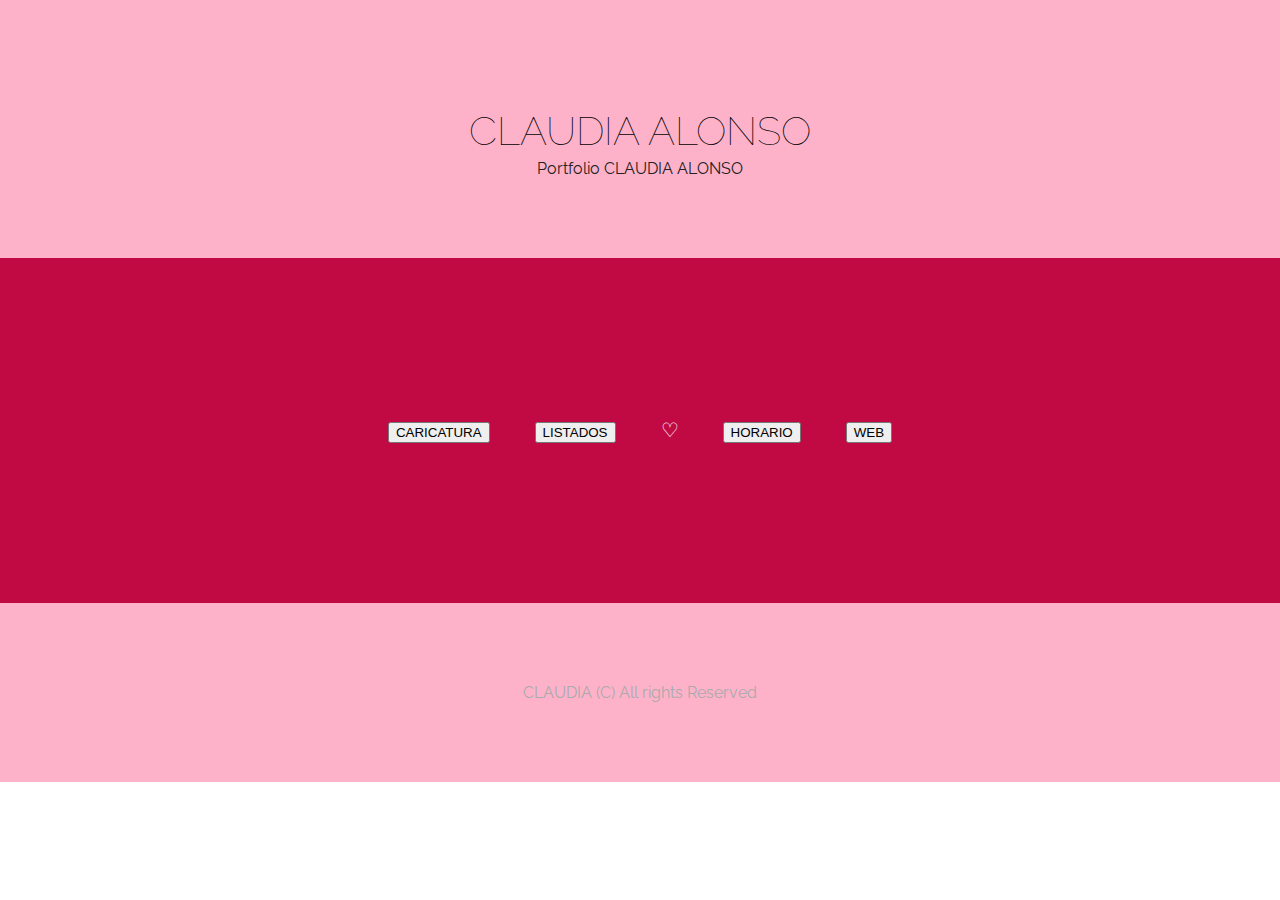
<file: index.html>
<!DOCTYPE html>
<html >
  <head>
    <meta charset="utf-8">
    <meta lang="en">
    <meta name="viewport"
    content="width=device-width">
    <title>Portfolio</title>
    <link rel="stylesheet" href="estils.css">
  </head>
  <header>
    <h1>
                  CLAUDIA ALONSO
              </h1>
    <span>
                  Portfolio CLAUDIA ALONSO
              </span>
  </header>
  <div class="container red topBotomBordersOut">
   
    
    <a href="caricatura_ALONSO/index.html" target="_blank">
        <button>CARICATURA</button>
     </a>
    
    <a href="ACT 4 ATOM 2/index.html" target="_blank">
        <button>LISTADOS</button>
        </a>  
    
    <a>♡</a>
    
    <a href="ACT 3 ATOM 2/index.html" target="_blank">
        <button>HORARIO</button>
    </a>
    
    <a href="lazos/index.html" target="_blank">
        <button>WEB</button></a>
    </a>
  </div>
  
  
 
  
  <footer>
    <span>CLAUDIA (C) All rights Reserved</span>
  </footer>
</file>
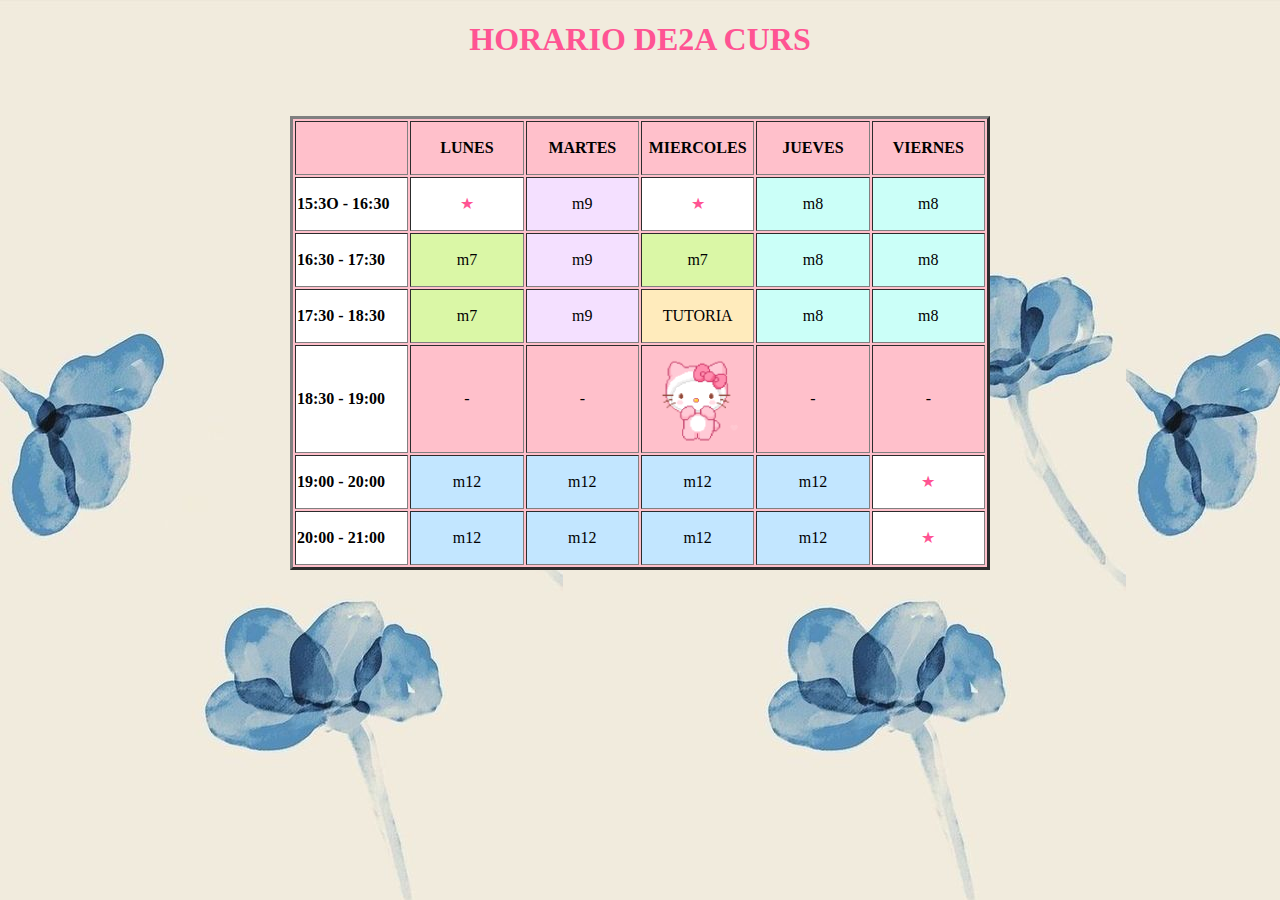
<file: ACT 3 ATOM 2/index.html>
<!DOCTYPE html>
<html>
  <head>
    <meta charset="utf-8">
    <meta lang="en" dir="ltr">
    <meta name="CLAUDIA">
    <title>HORARIO CLASE</title>
  </head>

  <body background="f6e38e3627dd540770231322428d7db8.jpeg">
    <h1 style="color:#FF5493" align="center">HORARIO DE2A CURS</h1>
    <br><br>
    <table border="3px" align="center" bgcolor="pink" width="700px">
          <th>
          <td align="center"WIDTH="100" HEIGHT="50"><b>LUNES</b></td>
          <td align="center" WIDTH="100"HEIGHT="50"><b>MARTES</b></td>
          <td align="center" WIDTH="100"HEIGHT="50"><b>MIERCOLES</b></td>
          <td align="center" WIDTH="100"HEIGHT="50"><b>JUEVES</b></td>
          <td align="center" WIDTH="100"HEIGHT="50"><b>VIERNES</b></td>

          <tr>
            <td bgcolor="WHITE" WIDTH="100"HEIGHT="50"><b>15:3O - 16:30</b></td>
            <td style="color:#FF5493" bgcolor="WHITE" align="center">★</td>
            <td BGCOLOR="#F4E0FF"align="center">m9</td>
            <td style="color:#FF5493" bgcolor="WHITE"  align="center">★</td>
            <td BGCOLOR="#CBFFF8"align="center">m8</td>
            <td BGCOLOR="#CBFFF8"align="center">m8</td>
          </tr>

          <tr>
            <td bgcolor="WHITE" WIDTH="100"HEIGHT="50"><b>16:30 - 17:30</b></td>
            <td BGCOLOR="#DAF7A6"align="center">m7</td>
            <td BGCOLOR="#F4E0FF"align="center">m9</td>
            <td BGCOLOR="#DAF7A6"align="center">m7</td>
            <td BGCOLOR="#CBFFF8" align="center">m8</td>
            <td BGCOLOR="#CBFFF8" align="center">m8</td>
          </tr>

          <tr>
            <td bgcolor="WHITE" WIDTH="100"HEIGHT="50"><b>17:30 - 18:30</b></td>
            <td BGCOLOR="#DAF7A6" align="center">m7</td>
            <td BGCOLOR="#F4E0FF" align="center">m9</td>
            <td BGCOLOR="#FFEBBC" align="center">TUTORIA</td>
            <td BGCOLOR="#CBFFF8" align="center">m8</td>
            <td BGCOLOR="#CBFFF8" align="center">m8</td>
            </tr>

            <tr>
              <td bgcolor="WHITE" WIDTH="100"HEIGHT="50"><b>18:30 - 19:00</b></td>
              <td align="center">-</td>
              <td align="center">-</td>
              <td style="color:#FF5493" align="center"><img src="1c29154636f73295ad5fe84068c7a180.gif" WIDTH="100" HEIGHT="100" alt</td>
              <Td align="center">-</td>
              <td align="center">-</td>
            </tr>

            <tr>
              <td bgcolor="WHITE" WIDTH="100" HEIGHT="50"><b>19:00 - 20:00</b></td>
              <td BGCOLOR="#C2E6FF"BGCOLOR="#C2E6FF"Align="center">m12</td>
              <td BGCOLOR="#C2E6FF" align="center">m12</td>
              <td BGCOLOR="#C2E6FF"align="center">m12</td>
              <td BGCOLOR="#C2E6FF"BGCOLOR="#C2E6FF"align="center">m12</td>
              <td style="color:#FF5493"bgcolor="WHITE" align="center">★</td>
            </tr>

            <tr>
              <td bgcolor="WHITE" WIDTH="100"HEIGHT="50"><b>20:00 - 21:00</b></td>
              <td BGCOLOR="#C2E6FF"align="center">m12</td>
              <td BGCOLOR="#C2E6FF"align="center">m12</td>
              <td BGCOLOR="#C2E6FF"align="center">m12</td>
              <td BGCOLOR="#C2E6FF"align="center">m12</td>
              <td style="color:#FF5493"bgcolor="WHITE" align="center">★</td>
            </tr>



    </table>

  </body>

</html>
</file>
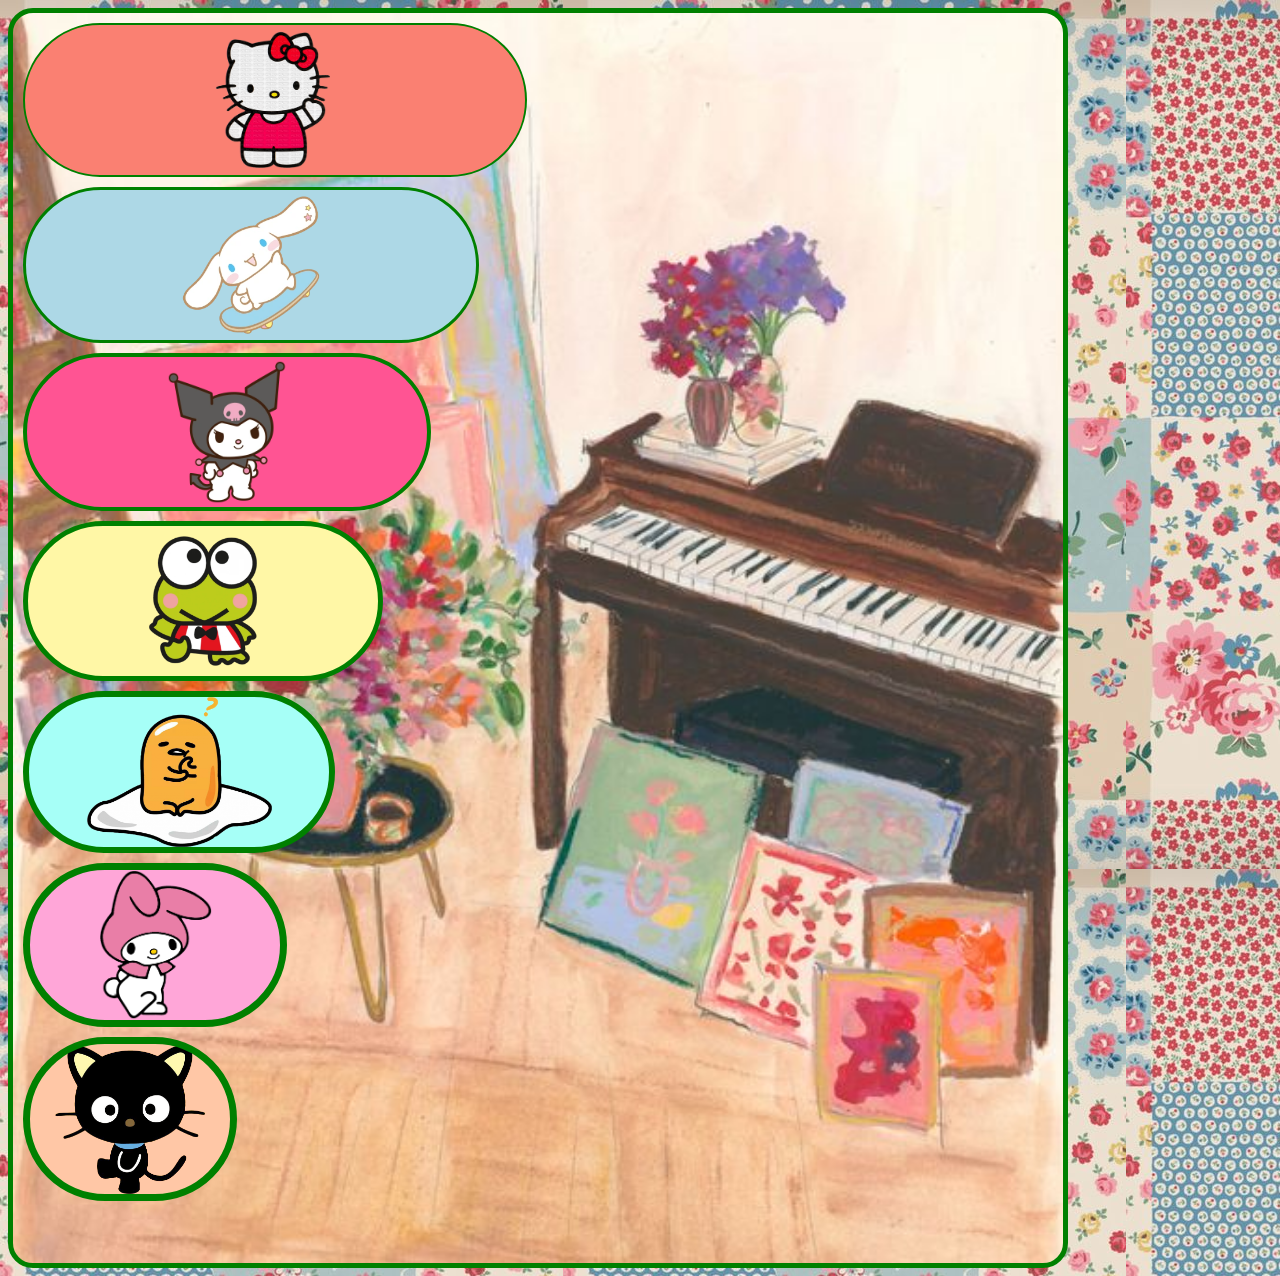
<file: ACT 4 ATOM 2/index.html>
<!DOCTYPE html>
<html>
  <head>
    <meta charset="utf-8">
    <meta lang="en" dir="ltr">
    <meta name="claudia" content="">
    <title>ESTILS</title>
    <link rel="stylesheet" href="estils.css">
  </head>
  <body>

    <div id="contenidor">
      <div id="div1" class="cuadraditos"></div>
      <div id="div2" class="cuadraditos"></div>
      <div id="div3" class="cuadraditos"></div>
      <div id="div4" class="cuadraditos"></div>
      <div id="div5" class="cuadraditos"></div>
      <div id="div6" class="cuadraditos"></div>
      <div id="div7" class="cuadraditos"></div>
    </div>

  </body>
</html>
</file>
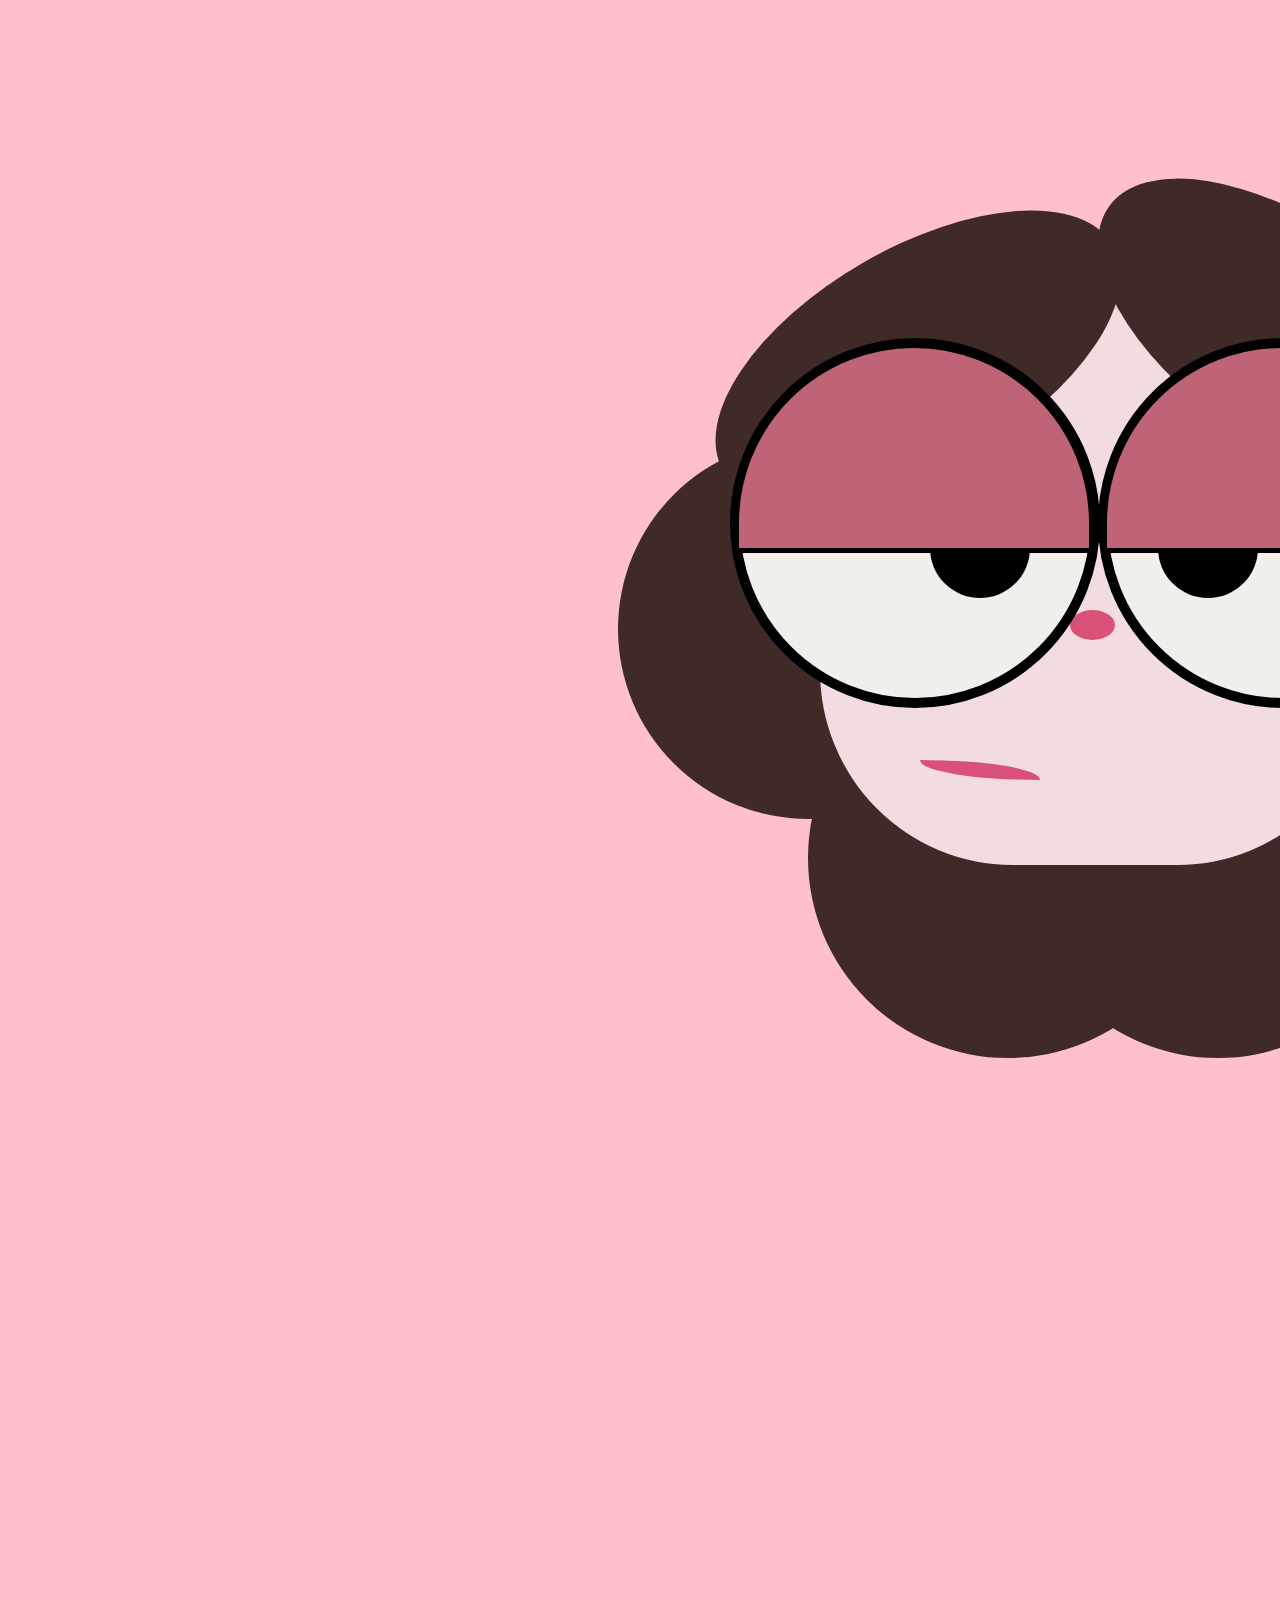
<file: caricatura_ALONSO/index.html>
<!DOCTYPE html>
<html >
  <head>
    <meta charset="utf-8">
    <meta lang="en">
    <meta name="CLAUDIA">
    <title>posicionamiento</title>
    <link rel="stylesheet" href="estils.css">
  </head>
  <body>

<div id="cabeza">
  <div id="pelo1"></div>
  <div id="pelo2"></div>
  <div id="pelo3"></div>
  <div id="pelo4"></div>
  <div id="pelo5"></div>
  <div id="pelo6"></div>

<div class="eyes"id="ojo1">
    <div id="pupila1"></div>
<div id="parpado1"></div>
    </div>


<div class="eyes"id="ojo2">
    <div id="pupila2"></div>
    <div id="parpado1"></div>
    </div>


    <div id="cara">
      <div id="nariz"></div>
      <div id="boca"></div>
      </div>
</div>
  </body>
</html>
</file>
<file: estils.css>
@import 'https://fonts.googleapis.com/css?family=Raleway';

html, body
{
    margin: 0px;
}

header, footer
{
    font-family: Raleway;
    margin: 0 auto;
	padding: 5em 3em;
	text-align: center;
    background: #FEB2CA;
    background-image: ;
    
}

header h1
{
    color: black;
    font-size: 40px;
    font-weight: lighter;
    margin-bottom: 5px;
}


header span
{
    color: #222;
}

footer span
{
  color: #AAA;
}

div.container
{
    font-family: Raleway;
    margin: 0 auto;
	padding: 10em 3em;
	text-align: center;
}

div.container a
{
    color: #FFF;
    text-decoration: none;
    font: 20px Raleway;
    margin: 0px 10px;
    padding: 10px 10px;
    position: relative;
    z-index: 0;
    cursor: pointer;
}

a {
    outline: none;
    text-decoration: none;
    padding: 2px 1px 0;
  }
  

.red
{
    background: #C10A44;
}


div.topBotomBordersOut a:before, div.topBotomBordersOut a:after
{
    position: absolute;
    left: 0px;
    width: 100%;
    height: 2px;
    background: #FFF;
    content: "";
    opacity: 0;
    transition: all 0.3s;
}

div.topBotomBordersOut a:before
{
    top: 0px;
    transform: translateY(10px);
}

div.topBotomBordersOut a:after
{
    bottom: 0px;
    transform: translateY(-10px);
}

div.topBotomBordersOut a:hover:before, div.topBotomBordersOut a:hover:after
{
    opacity: 1;
    transform: translateY(0px);
}

/* Top and Bottom borders come in */
div.topBotomBordersIn a:before, div.topBotomBordersIn a:after
{
    position: absolute;
    left: 0px;
    width: 100%;
    height: 2px;
    background: #FFF;
    content: "";
    opacity: 0;
    transition: all 0.3s;
}

div.topBotomBordersIn a:before
{
    top: 0px;
    transform: translateY(-10px);
}

div.topBotomBordersIn a:after
{
    bottom: 0px;
    transform: translateY(10px);
}

div.topBotomBordersIn a:hover:before, div.topBotomBordersIn a:hover:after
{
    opacity: 1;
    transform: translateY(0px);
}


div.topLeftBorders a:before
{
    position: absolute;
    top: 0px;
    left: 0px;
    width: 2px;
    height: 0px;
    background: #FFF;
    content: "";
    opacity: 1;
    transition: all 0.3s;
}

div.topLeftBorders a:after
{
    position: absolute;
    top: 0px;
    left: 0px;
    width: 100%;
    height: 2px;
    background: #FFF;
    content: "";
    opacity: 1;
    transition: all 0.3s;
}

div.topLeftBorders a:hover:before
{
    height: 100%;
}

div.topLeftBorders a:hover:after
{
    opacity: 0;
    top: 100%;
}


div.circleBehind a:before, div.circleBehind a:after
{
    position: absolute;
    top: 22px;
    left: 50%;
    width: 50px;
    height: 50px;
    border: 4px solid #0277bd;
    transform: translateX(-50%) translateY(-50%) scale(0.8);
    border-radius: 50%;
    background: transparent;
    content: "";
    opacity: 0;
    transition: all 0.3s;
    z-index: -1;
}

div.circleBehind a:after
{
    border-width: 2px;
    transition: all 0.4s;
}

div.circleBehind a:hover:before
{
    opacity: 1;
    transform: translateX(-50%) translateY(-50%) scale(1);
}

div.circleBehind a:hover:after
{
    opacity: 1;
    transform: translateX(-50%) translateY(-50%) scale(1.3);
}

/* Brackets go out */
div.brackets a:before, div.brackets a:after
{
    position: absolute;
    opacity: 0;
    font-size: 35px;
    top: 0px;
    transition: all 0.3s;
}

div.brackets a:before
{
    content: '(';
    left: 0px;
    transform: translateX(10px);
}

div.brackets a:after
{
    content: ')';
    right: 0px;
    transform: translateX(-10px);
}

div.brackets a:hover:before, div.brackets a:hover:after
{
    opacity: 1;
    transform: translateX(0px);
}



div.borderYtoX a:before, div.borderYtoX a:after
{
    position: absolute;
    opacity: 0.5;
    height: 100%;
    width: 2px;
    content: '';
    background: #FFF;
    transition: all 0.3s;
}

div.borderYtoX a:before
{
    left: 0px;
    top: 0px;
}

div.borderYtoX a:after
{
    right: 0px;
    bottom: 0px;
}

div.borderYtoX a:hover:before, div.borderYtoX a:hover:after
{
    opacity: 1;
    height: 2px;
    width: 100%;
}

div.borderXwidth a:before, div.borderXwidth a:after
{
    position: absolute;
    opacity: 0;
    width: 0%;
    height: 2px;
    content: '';
    background: #FFF;
    transition: all 0.3s;
}

div.borderXwidth a:before
{
    left: 0px;
    top: 0px;
}

div.borderXwidth a:after
{
    right: 0px;
    bottom: 0px;
}

div.borderXwidth a:hover:before, div.borderXwidth a:hover:after
{
    opacity: 1;
    width: 100%;
}

/* Pull down  */
div.pullDown a:before
{
    position: absolute;
    width: 100%;
    height: 2px;
    left: 0px;
    top: 0px;
    content: '';
    background: #FFF;
    opacity: 0.3;
    transition: all 0.3s;
}

div.pullDown a:hover:before
{
    height: 100%;
}

/* Pull up  */
div.pullUp a:before
{
    position: absolute;
    width: 100%;
    height: 2px;
    left: 0px;
    bottom: 0px;
    content: '';
    background: #FFF;
    opacity: 0.3;
    transition: all 0.3s;
}

div.pullUp a:hover:before
{
    height: 100%;
}


div.pullRight a:before
{
    position: absolute;
    width: 2px;
    height: 100%;
    left: 0px;
    top: 0px;
    content: '';
    background: #FFF;
    opacity: 0.3;
    transition: all 0.3s;
}

div.pullRight a:hover:before
{
    width: 100%;
}


div.pullLeft a:before
{
    position: absolute;
    width: 2px;
    height: 100%;
    right: 0px;
    top: 0px;
    content: '';
    background: #FFF;
    opacity: 0.3;
    transition: all 0.3s;
}

div.pullLeft a:hover:before
{
    width: 100%;
}


div.pullUpDown a:before, div.pullUpDown a:after
{
    position: absolute;
    width: 100%;
    height: 2px;
    left: 0px;
    content: '';
    background: #FFF;
    opacity: 0.3;
    transition: all 0.3s;
}

div.pullUpDown a:before
{
    top: 0px;
} 

div.pullUpDown a:after
{
    bottom: 0px;
}

div.pullUpDown a:hover:before, div.pullUpDown a:hover:after
{
    height: 100%;
}

div.pullRightLeft a:before, div.pullRightLeft a:after
{
    position: absolute;
    width: 2px;
    height: 100%;
    top: 0px;
    content: '';
    background: #FFF;
    opacity: 0.3;
    transition: all 0.3s;
}

div.pullRightLeft a:before
{
    left: 0px;
} 

div.pullRightLeft a:after
{
    right: 0px;
}

div.pullRightLeft a:hover:before, div.pullRightLeft a:hover:after
{
    width: 100%;
}


div.highlightTextOut a
{
    color: rgba(255, 255, 255, 0.3); 
}

div.highlightTextOut a:before, div.highlightTextIn a:before
{
    position: absolute;
    color: #FFF;
    top: 0px;
    left: 0px;
    padding: 10px;
    overflow: hidden;
    content: attr(alt);
    transition: all 0.3s;
    transform: scale(0.8);
    opacity: 0;
} 

div.highlightTextOut a:hover:before, div.highlightTextIn a:hover:before
{
    transform: scale(1);
    opacity: 1;
}


div.highlightTextIn a
{
    color: rgba(0, 0, 0, 0.4); 
}

div.highlightTextIn a:before
{
    transform: scale(1.2);
}
</file>
<file: ACT 4 ATOM 2/estils.css>
body {
background-color: pink;
background-image: url(6e427eedfc32fbb1bda75d1c4bcba25e.jpg);
}

#contenidor  {
background-color:#DFFFC9;
background-image: url(992929976802672e94af4ce3c22a0118.jpg);
width: 1050px;
height:1250px;
border: 5px solid green;
border-radius: 25px;
background-size:cover;
background-repeat: no-repeat;

  }


.cuadraditos {
  height: 150px;
  width: 150px;
  background-color:lightgreen;
  margin: 10px;
  font-size: 50px;
  text-align: center;
  line-height: 150px;
  border: 5px solid green;
  border-radius: 200px;
  background-position: center;
  background-size:contain;
  background-repeat: no-repeat;



}

#div1 {
  background-color: salmon;
  border: 2px solid green;
  height: 150px;
  width: 500px;
  background-image: url(1908571_8543d.png);
  background-size:contain;
  background-repeat: no-repeat;

}

#div2 {
  background-color:lightblue;
  border: 3px solid green;
  height: 150px;
  width: 450px;
  background-image: url(Sanrio_Characters_Cinnamoroll_Image026.webp);

}

#div3 {
  background-color: #FF5493;
  border: 4px solid green;
  height: 150px;
  width: 400px;
  background-image: url(Sanrio_Characters_Kuromi_Image016.webp);

}
#div4 {
  background-color: #FFF7A6;
  border: 5px solid green;
  height: 150px;
  width: 350px;
  background-image: url(Keroppi.webp);

}
#div5 {
  background-color: #A6FFF7;
  border: 6px solid green;
  height: 150px;
  width: 300px;
  background-image: url(huevo.png);

}
#div6 {
  background-color: #FFA6D8;
  border: 7px solid green;
  height: 150px;
  width: 250px;
  background-image: url(kuromi-my-melody-03.png);

}
#div7 {
  background-color: #FFC7A6;
  border: 7px solid green;
  height: 150px;
  width: 200px;
  background-image: url(gato.png);

}
</file>
<file: caricatura_ALONSO/estils.css>
body{
  background-color: pink;

}


#pelo1{
  width: 450px;
  height: 220px;
   -moz-border-radius: 80%;
   -webkit-border-radius: 80%;
   border-radius: 90%;
  background-color: #402A28;
  position: relative;
  top: 240px;
  left: 685px;
  transform: rotate(150deg);
  z-index: 2;

}
#pelo2{
    width: 450px;
    height: 220px;
     -moz-border-radius: 80%;
     -webkit-border-radius: 80%;
     border-radius: 90%;
    background-color: #402A28;
    position: relative;
    transform: rotate(35deg);
    top: -2px;
    left: 1060px;
    z-index: 2;
}
#pelo3{
  height: 380px;
  width:  380px;
  background-color: #402A28;
  border-radius: 100%;
  top: -9px;
  left: 610px;
position: relative;
  z-index: 0;
}
#pelo4{
  height: 400px;
  width:  400px;
  background-color: #402A28;
  border-radius: 100%;
  top: -170px;
  left: 800px;
position: relative;
  z-index: 0;
}
#pelo5{
  height: 400px;
  width:  400px;
  background-color: #402A28;
  border-radius: 100%;
  top: -570px;
  left: 1010px;
position: relative;
  z-index: 0;
}
#pelo6{
  height: 380px;
  width:  380px;
  background-color: #402A28;
  border-radius: 100%;
  top: -1160px;
  left: 1200px;
position: relative;
  z-index: 0;
}

#cara{
  margin: 0 auto;
  height: 555px;
  width:550px;
  background-color: #F2DCE0;
  border-radius: 35%;
  position: absolute;
  top: 310px;
  left: 820PX;
  z-index: 1;

  }

#ojo1{
  height: 350px;
  width:  350px;
  background-color: #F1EFEB;
  border-radius: 100%;
  border: 10px solid black;
  left: 1090px;
z-index: 2;
}
#ojo2{
  height: 350px;
  width:  350px;
  background-color: #F1EFEB;
  border-radius: 100%;
  border: 10px solid black;
  left: 352px;
  position: relative;
  z-index: 2;
}
.eyes{
  position: relative;
  float: left;
  top: -1670px;
}
#pupila1{
  height: 100px;
  width:  100px;
  background-color: black;
  border-radius: 100%;
  top: 150px;
  left: 50px;
  position: relative;
  z-index: 2;
}
#pupila2{
  height: 100px;
  width:  100px;
  background-color: black;
  border-radius: 100%;
  top: 150px;
  left: 190px;
  position: relative;
  z-index: 2;
}
#parpado1{
  width: 350px;
     height: 200px;
     border: 5px solid black;
     background: #BF6476;
     -moz-border-radius: 350px 350px 0 0;
     -webkit-border-radius: 350px 350px 0 0;
     border-radius: 250px 250px 0 0;
     top: -105px;
     left: -6px;
     position: relative;
     z-index: 3;
}

#nariz{
  width: 45px;
     height: 30px;
     -moz-border-radius: 50%;
     -webkit-border-radius: 50%;
     border-radius: 50%;
  background-color: #DA5177;
  position: relative;
  top: 300px;
  left: 250px;
  position: relative;
  float: left;
}

#boca{
  width: 120px;
  height: 20px;
  background-color: #DA5177;
  top: 450px;
  left: 100px;
  border-radius: 0% 100% 0% 100% / 0% 100% 0% 100%;
  position: relative;
}
</file>
